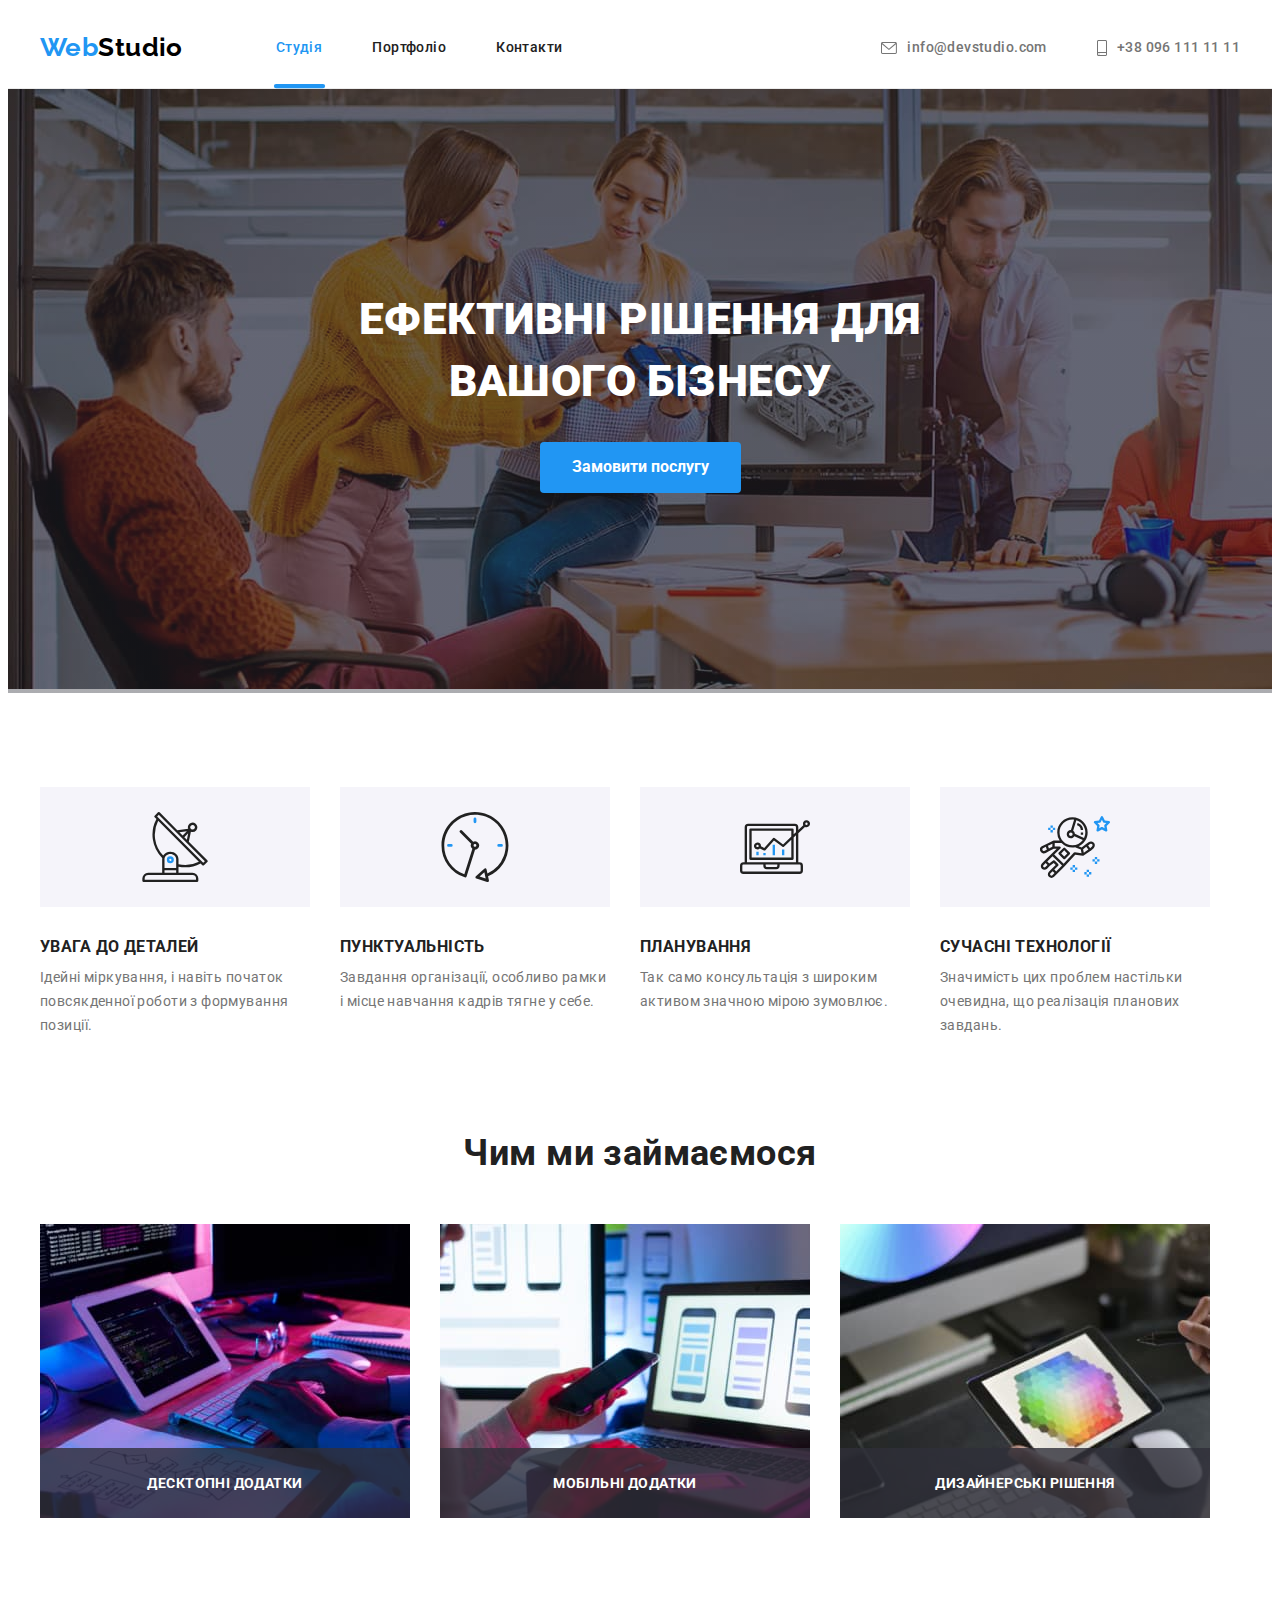
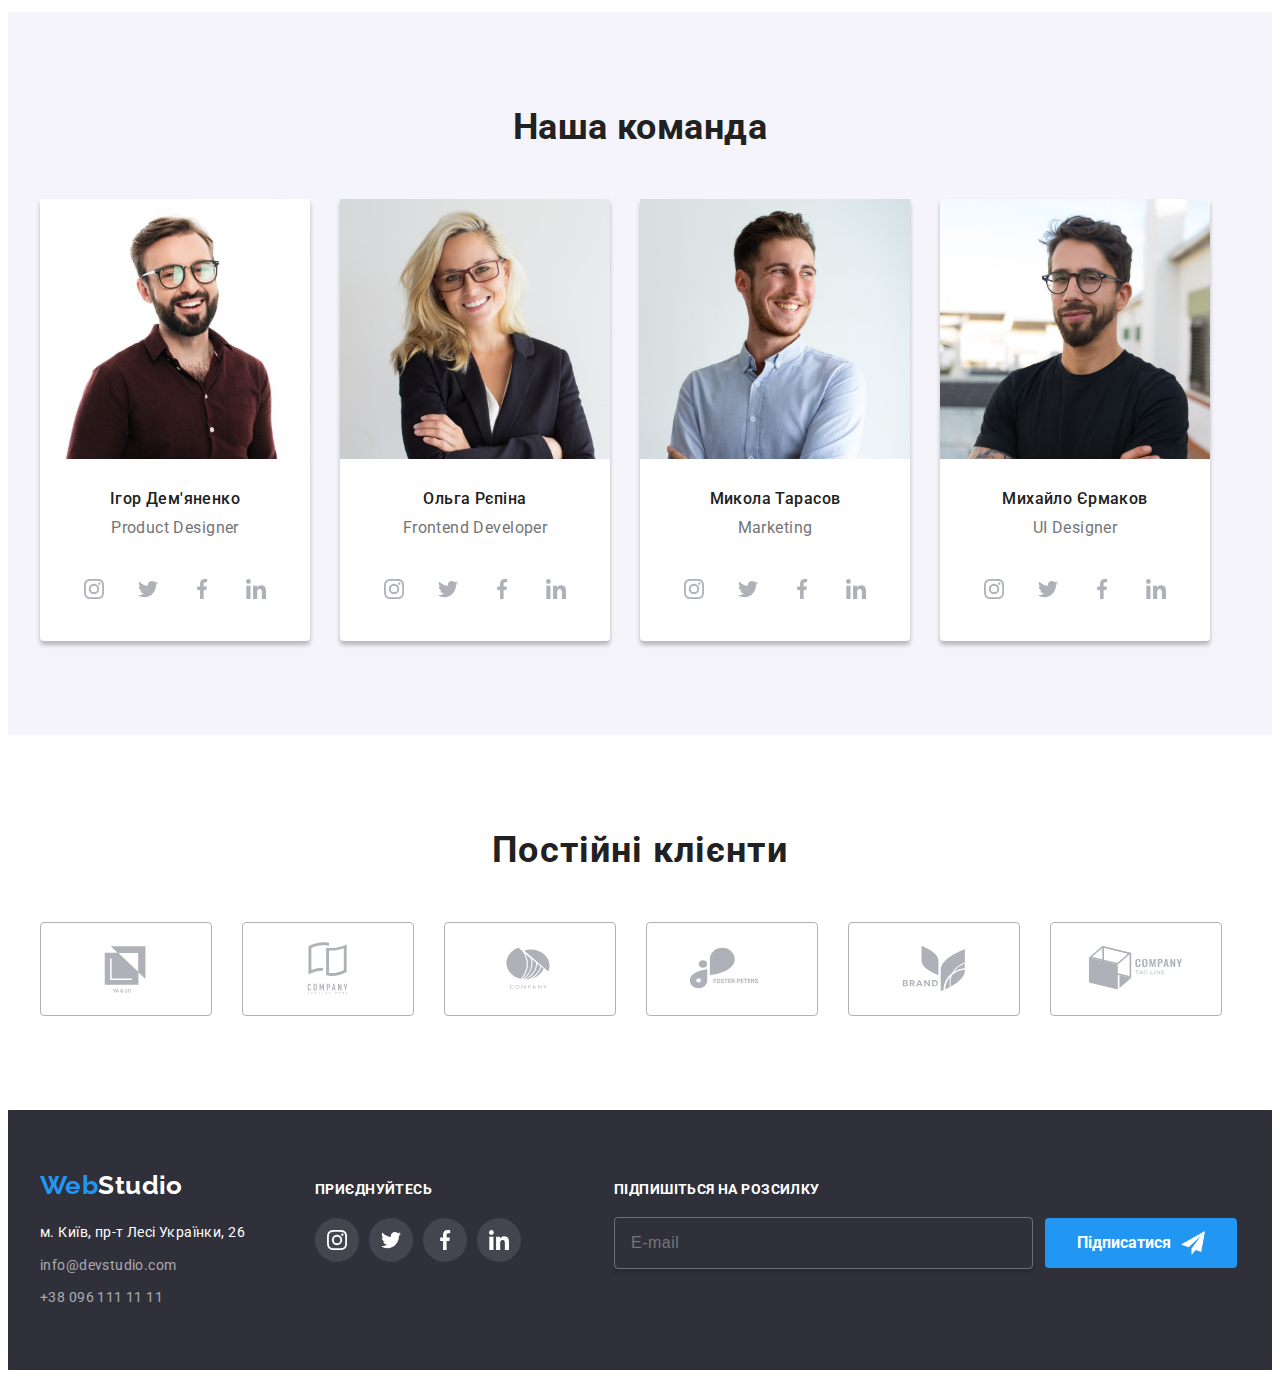
<file: index.html>
<!DOCTYPE html>
<html lang="uk">
  <head>
    <meta charset="UTF-8" />
    <meta http-equiv="X-UA-Compatible" content="IE=edge" />
    <meta name="viewport" content="width=device-width, initial-scale=1.0" />
    <title>Студія</title>
    <link rel="preconnect" href="https://fonts.googleapis.com" />
    <link rel="preconnect" href="https://fonts.gstatic.com" crossorigin />
    <link
      href="https://fonts.googleapis.com/css2?family=Raleway:wght@700&family=Roboto:wght@400;500;700;900&display=swap"
      rel="stylesheet"
    />
    <link
      rel="stylesheet"
      href="https://cdnjs.cloudflare.com/ajax/libs/modern-normalize/1.1.0/modern-normalize.min.css"
      integrity="sha512-wpPYUAdjBVSE4KJnH1VR1HeZfpl1ub8YT/NKx4PuQ5NmX2tKuGu6U/JRp5y+Y8XG2tV+wKQpNHVUX03MfMFn9Q=="
      crossorigin="anonymous"
      referrerpolicy="no-referrer"
    />
    <link rel="stylesheet" href="./css/style.css" />
  </head>
  <body>
    <!--Шапка сайту-->
    <header class="header">
      <div class="container header-list">
        <a href="./index.html" class="logo">
          Web<span class="header-logo-accent">Studio</span></a
        >
        <nav class="header-nav">
          <ul class="nav-list list">
            <li class="nav-item">
              <a href="#" class="nav-link current">Студія</a>
            </li>
            <li class="nav-item">
              <a href="./Portpholios.html" class="nav-link">Портфоліо</a>
            </li>
            <li class="nav-item"><a href="#" class="nav-link">Контакти</a></li>
          </ul>
        </nav>
        <ul class="contact-list list">
          <li class="contact-item">
            <a href="mailto:nfo@devstudio.com" class="mail-link">
              <svg class="mail-icon" width="16" height="12">
                <use href="./image/icon.svg#icon-mail"></use>
              </svg>
              info@devstudio.com
            </a>
          </li>
          <li class="contact-item">
            <a href="tel:+380961111111" class="phone-link">
              <svg class="phone-icon" width="10" height="16">
                <use href="./image/icon.svg#icon-smartphone"></use>
              </svg>
              +38 096 111 11 11
            </a>
          </li>
        </ul>
      </div>
    </header>
    <main>
      <!--Ефективні рішення-->
      <section class="hero">
        <div class="container">
          <h1 class="hero-title">Ефективні рішення для вашого бізнесу</h1>
          <button type="button" class="btn" data-modal-open>
            Замовити послугу
          </button>
        </div>
      </section>

      <!--Особливості-->
      <section class="features section">
        <div class="container">
          <h2 class="visually-hidden">Наші особливості</h2>
          <ul class="features-list list">
            <li class="feature-item">
              <div class="features-icon-box">
                <svg width="70" height="70">
                  <use href="./image/icon.svg#icon-antenna"></use>
                </svg>
              </div>
              <h3 class="features-list-title">УВАГА ДО ДЕТАЛЕЙ</h3>
              <p class="features-descr">
                Ідейні міркування, і навіть початок повсякденної роботи з
                формування позиції.
              </p>
            </li>
            <li class="feature-item">
              <div class="features-icon-box">
                <svg width="70" height="70">
                  <use href="./image/icon.svg#icon-clock"></use>
                </svg>
              </div>
              <h3 class="features-list-title">ПУНКТУАЛЬНІСТЬ</h3>
              <p class="features-descr">
                Завдання організації, особливо рамки і місце навчання кадрів
                тягне у себе.
              </p>
            </li>
            <li class="feature-item">
              <div class="features-icon-box">
                <svg width="70" height="70">
                  <use href="./image/icon.svg#icon-diagram"></use>
                </svg>
              </div>
              <h3 class="features-list-title">ПЛАНУВАННЯ</h3>
              <p class="features-descr">
                Так само консультація з широким активом значною мірою зумовлює.
              </p>
            </li>
            <li class="feature-item">
              <div class="features-icon-box">
                <svg width="70" height="70">
                  <use href="./image/icon.svg#icon-astronaut"></use>
                </svg>
              </div>
              <h3 class="features-list-title">СУЧАСНІ ТЕХНОЛОГІЇ</h3>
              <p class="features-descr">
                Значимість цих проблем настільки очевидна, що реалізація
                планових завдань.
              </p>
            </li>
          </ul>
        </div>
      </section>
      <!--Заняття-->
      <section class="we-do">
        <div class="container">
          <h2 class="we-do-title">Чим ми займаємося</h2>
          <ul class="we-do-list list">
            <li class="we-do-item">
              <div class="we-do-overlay">
                <img
                  class="we-do-img"
                  src="./image/img1.jpg"
                  alt="Людина друкує на клавіатурі"
                  width="370"
                />
                <p class="we-do-text">Десктопні додатки</p>
              </div>
            </li>
            <li class="we-do-item">
              <div class="we-do-overlay">
                <img
                  class="we-do-img"
                  src="./image/img2.jpg"
                  alt="Людина друкує на клавіатурі"
                  width="370"
                />
                <p class="we-do-text">Мобільні додатки</p>
              </div>
            </li>
            <li class="we-do-item">
              <div class="we-do-overlay">
                <img
                  class="we-do-img"
                  src="./image/img3.jpg"
                  alt="Людина друкує на клавіатурі"
                  width="370"
                />
                <p class="we-do-text">Дизайнерські рішення</p>
              </div>
            </li>
          </ul>
        </div>
      </section>
      <!--Команда-->
      <section class="team section">
        <div class="container">
          <h2 class="team-title">Наша команда</h2>
          <ul class="team-list list">
            <li class="team-item">
              <img
                class="team-img"
                src="./image/photo1.jpg"
                alt="Фото Ігоря Дем'яненко"
                width="270"
              />
              <h3 class="team-member">Ігор Дем'яненко</h3>
              <p class="job-title">Product Designer</p>
              <ul class="social-list list">
                <li class="social-item">
                  <a href="#" class="social-link">
                    <svg width="20" height="20" class="social-icon">
                      <use href="./image/icon.svg#icon-instagram"></use>
                    </svg>
                  </a>
                </li>
                <li class="social-item">
                  <a href="#" class="social-link">
                    <svg width="20" height="20" class="social-icon">
                      <use href="./image/icon.svg#icon-twitter"></use>
                    </svg>
                  </a>
                </li>
                <li class="social-item">
                  <a href="#" class="social-link">
                    <svg width="20" height="20" class="social-icon">
                      <use href="./image/icon.svg#icon-facebook"></use>
                    </svg>
                  </a>
                </li>
                <li class="social-item">
                  <a href="#" class="social-link">
                    <svg width="20" height="20" class="social-icon">
                      <use href="./image/icon.svg#icon-linkedin"></use>
                    </svg>
                  </a>
                </li>
              </ul>
            </li>
            <li class="team-item">
              <img
                class="team-img"
                src="./image/photo2.jpg"
                alt="Фото Ольги Рєпіної"
                width="270"
              />
              <h3 class="team-member">Ольга Рєпіна</h3>
              <p class="job-title">Frontend Developer</p>
              <ul class="social-list list">
                <li class="social-item">
                  <a href="#" class="social-link">
                    <svg width="20" height="20" class="social-icon">
                      <use href="./image/icon.svg#icon-instagram"></use>
                    </svg>
                  </a>
                </li>
                <li class="social-item">
                  <a href="#" class="social-link">
                    <svg width="20" height="20" class="social-icon">
                      <use href="./image/icon.svg#icon-twitter"></use>
                    </svg>
                  </a>
                </li>
                <li class="social-item">
                  <a href="#" class="social-link">
                    <svg width="20" height="20" class="social-icon">
                      <use href="./image/icon.svg#icon-facebook"></use>
                    </svg>
                  </a>
                </li>
                <li class="social-item">
                  <a href="#" class="social-link">
                    <svg width="20" height="20" class="social-icon">
                      <use href="./image/icon.svg#icon-linkedin"></use>
                    </svg>
                  </a>
                </li>
              </ul>
            </li>
            <li class="team-item">
              <img
                class="team-img"
                src="./image/photo3.jpg"
                alt="Фото Миколи Тарасова"
                width="270"
              />
              <h3 class="team-member">Микола Тарасов</h3>
              <p class="job-title">Marketing</p>
              <ul class="social-list list">
                <li class="social-item">
                  <a href="#" class="social-link">
                    <svg width="20" height="20" class="social-icon">
                      <use href="./image/icon.svg#icon-instagram"></use>
                    </svg>
                  </a>
                </li>
                <li class="social-item">
                  <a href="#" class="social-link">
                    <svg width="20" height="20" class="social-icon">
                      <use href="./image/icon.svg#icon-twitter"></use>
                    </svg>
                  </a>
                </li>
                <li class="social-item">
                  <a href="#" class="social-link">
                    <svg width="20" height="20" class="social-icon">
                      <use href="./image/icon.svg#icon-facebook"></use>
                    </svg>
                  </a>
                </li>
                <li class="social-item">
                  <a href="#" class="social-link">
                    <svg width="20" height="20" class="social-icon">
                      <use href="./image/icon.svg#icon-linkedin"></use>
                    </svg>
                  </a>
                </li>
              </ul>
            </li>
            <li class="team-item">
              <img
                class="team-img"
                src="./image/photo4.jpg"
                alt="Фото Михайла Єрмакова"
                width="270"
              />
              <h3 class="team-member">Михайло Єрмаков</h3>
              <p class="job-title">UI Designer</p>
              <ul class="social-list list">
                <li class="social-item">
                  <a href="#" class="social-link">
                    <svg width="20" height="20" class="social-icon">
                      <use href="./image/icon.svg#icon-instagram"></use>
                    </svg>
                  </a>
                </li>
                <li class="social-item">
                  <a href="#" class="social-link">
                    <svg width="20" height="20" class="social-icon">
                      <use href="./image/icon.svg#icon-twitter"></use>
                    </svg>
                  </a>
                </li>
                <li class="social-item">
                  <a href="#" class="social-link">
                    <svg width="20" height="20" class="social-icon">
                      <use href="./image/icon.svg#icon-facebook"></use>
                    </svg>
                  </a>
                </li>
                <li class="social-item">
                  <a href="#" class="social-link">
                    <svg width="20" height="20" class="social-icon">
                      <use href="./image/icon.svg#icon-linkedin"></use>
                    </svg>
                  </a>
                </li>
              </ul>
            </li>
          </ul>
        </div>
      </section>
      <section class="partners">
        <div class="container">
          <h2 class="partners-title">Постійні клієнти</h2>
          <ul class="partners-list list">
            <li class="partners-item">
              <a href="" class="partners-link">
                <svg class="partners-icon">
                  <use href="./image/icon.svg#icon-ya-co"></use>
                </svg>
              </a>
            </li>
            <li class="partners-item">
              <a href="" class="partners-link">
                <svg class="partners-icon">
                  <use href="./image/icon.svg#icon-tagline-here"></use>
                </svg>
              </a>
            </li>
            <li class="partners-item">
              <a href="" class="partners-link">
                <svg class="partners-icon">
                  <use href="./image/icon.svg#icon-company"></use>
                </svg>
              </a>
            </li>
            <li class="partners-item">
              <a href="" class="partners-link">
                <svg class="partners-icon">
                  <use href="./image/icon.svg#icon-foster"></use>
                </svg>
              </a>
            </li>
            <li class="partners-item">
              <a href="" class="partners-link">
                <svg class="partners-icon">
                  <use href="./image/icon.svg#icon-brand"></use>
                </svg>
              </a>
            </li>
            <li class="partners-item">
              <a href="" class="partners-link">
                <svg class="partners-icon">
                  <use href="./image/icon.svg#icon-tag-line"></use>
                </svg>
              </a>
            </li>
          </ul>
        </div>
      </section>
    </main>
    <!--Футер-->
    <footer class="footer">
      <div class="container footer-container">
        <div class="footer-contact">
          <a href="./index.html" class="footer-logo">
            Web<span class="footer-logo-accent">Studio</span></a
          >
          <address class="address">
            <ul class="address-list list">
              <li class="address-item">
                <a
                  href="https://goo.gl/maps/CPtrU1FHBa2aNyZL9"
                  target="_blank"
                  rel="noopener noreferrer"
                  class="address-link"
                  >м. Київ, пр-т Лесі Українки, 26
                </a>
              </li>
              <li class="address-item">
                <a href="mailto:info@devstudio.com" class="footer-mail"
                  >info@devstudio.com</a
                >
              </li>
              <li class="address-item">
                <a href="tel:+380961111111" class="footer-tel"
                  >+38 096 111 11 11</a
                >
              </li>
            </ul>
          </address>
        </div>
        <div class="footer-social">
          <p class="footer-social-title">приєднуйтесь</p>
          <ul class="social-list list">
            <li class="social-item">
              <a href="#" class="social-link footer-icon">
                <svg width="20" height="20" class="social-icon">
                  <use href="./image/icon.svg#icon-instagram"></use>
                </svg>
              </a>
            </li>
            <li class="social-item">
              <a href="#" class="social-link footer-icon">
                <svg width="20" height="20" class="social-icon">
                  <use href="./image/icon.svg#icon-twitter"></use>
                </svg>
              </a>
            </li>
            <li class="social-item">
              <a href="#" class="social-link footer-icon">
                <svg width="20" height="20" class="social-icon">
                  <use href="./image/icon.svg#icon-facebook"></use>
                </svg>
              </a>
            </li>
            <li class="social-item">
              <a href="#" class="social-link footer-icon">
                <svg width="20" height="20" class="social-icon">
                  <use href="./image/icon.svg#icon-linkedin"></use>
                </svg>
              </a>
            </li>
          </ul>
        </div>
        <div class="form-wrapper">
          <label for="footer-mail" class="form-header"
            >Підпишіться на розсилку</label
          >
          <form action="" class="footer-form">
            <input
              type="email"
              name="email"
              placeholder="E-mail"
              class="footer-input"
              id="footer-mail"
            />
            <button type="submit" class="btn footer-btn">
              Підписатися
              <svg width="24" height="24" class="send-icon">
                <use href="./image/icon.svg#icon-Send"></use>
              </svg>
            </button>
          </form>
        </div>
      </div>
    </footer>
    <!-- modal -->
    <div class="backdrop is-hidden" data-modal>
      <div class="modal">
        <h1 class="modal-title">Залиште свої дані, ми вам передзвонимо</h1>
        <form class="">
          <div class="form-wrap">
            <label for="name" class="form-label"> Ім'я </label>
            <div class="input-wrap">
              <input
                type="text"
                id="name"
                name="user-name"
                class="form-input"
                placeholder=" "
                required
              />
              <svg class="icon">
                <use href="./image/icon.svg#icon-person"></use>
              </svg>
            </div>
          </div>
          <div class="form-wrap">
            <label for="tel" class="form-label"> Телефон </label>
            <div class="input-wrap">
              <input
                type="tel"
                name="user-tel"
                id="tel"
                class="form-input"
                required
              />
              <svg class="icon">
                <use href="./image/icon.svg#icon-phone"></use>
              </svg>
            </div>
          </div>
          <div class="form-wrap">
            <label for="mail" class="form-label"> Пошта </label>
            <div class="input-wrap">
              <input
                type="email"
                name="user-email"
                id="mail"
                class="form-input"
                required
              />
              <svg class="icon">
                <use href="./image/icon.svg#icon-email"></use>
              </svg>
            </div>
          </div>
          <div class="form-wrap">
            <label for="comment" name="comment" class="form-label">
              Коментар</label
            >
            <textarea
              name="user-comment"
              id="comment"
              cols="30"
              rows="10"
              class="coment-box"
              placeholder="Введіть текст"
              required
            ></textarea>
          </div>
          <div class="checkbox-wrap">
            <input
              type="checkbox"
              name="polisy"
              id="checkbox"
              class="modal-check visually-hidden"
            />
            <label for="checkbox" class="checkbox-text">
              <span>
                <svg class="icon-check" width="16" height="15">
                  <use href="./image/icon.svg#icon-check"></use>
                </svg>
              </span>
              Погоджуюся з розсилкою та приймаю
              <a href="#" class="checkbox-link"> Умови договору</a>
            </label>
          </div>
          <button type="submit" class="btn send-btn">Відправити</button>
        </form>
        <button type="button" class="modal-btn" data-modal-close>
          <svg width="11" height="11" class="close-btn">
            <use href="./image/icon.svg#icon-Close"></use>
          </svg>
        </button>
      </div>
    </div>
    <script src="./js/modal.js"></script>
  </body>
</html>
</file>
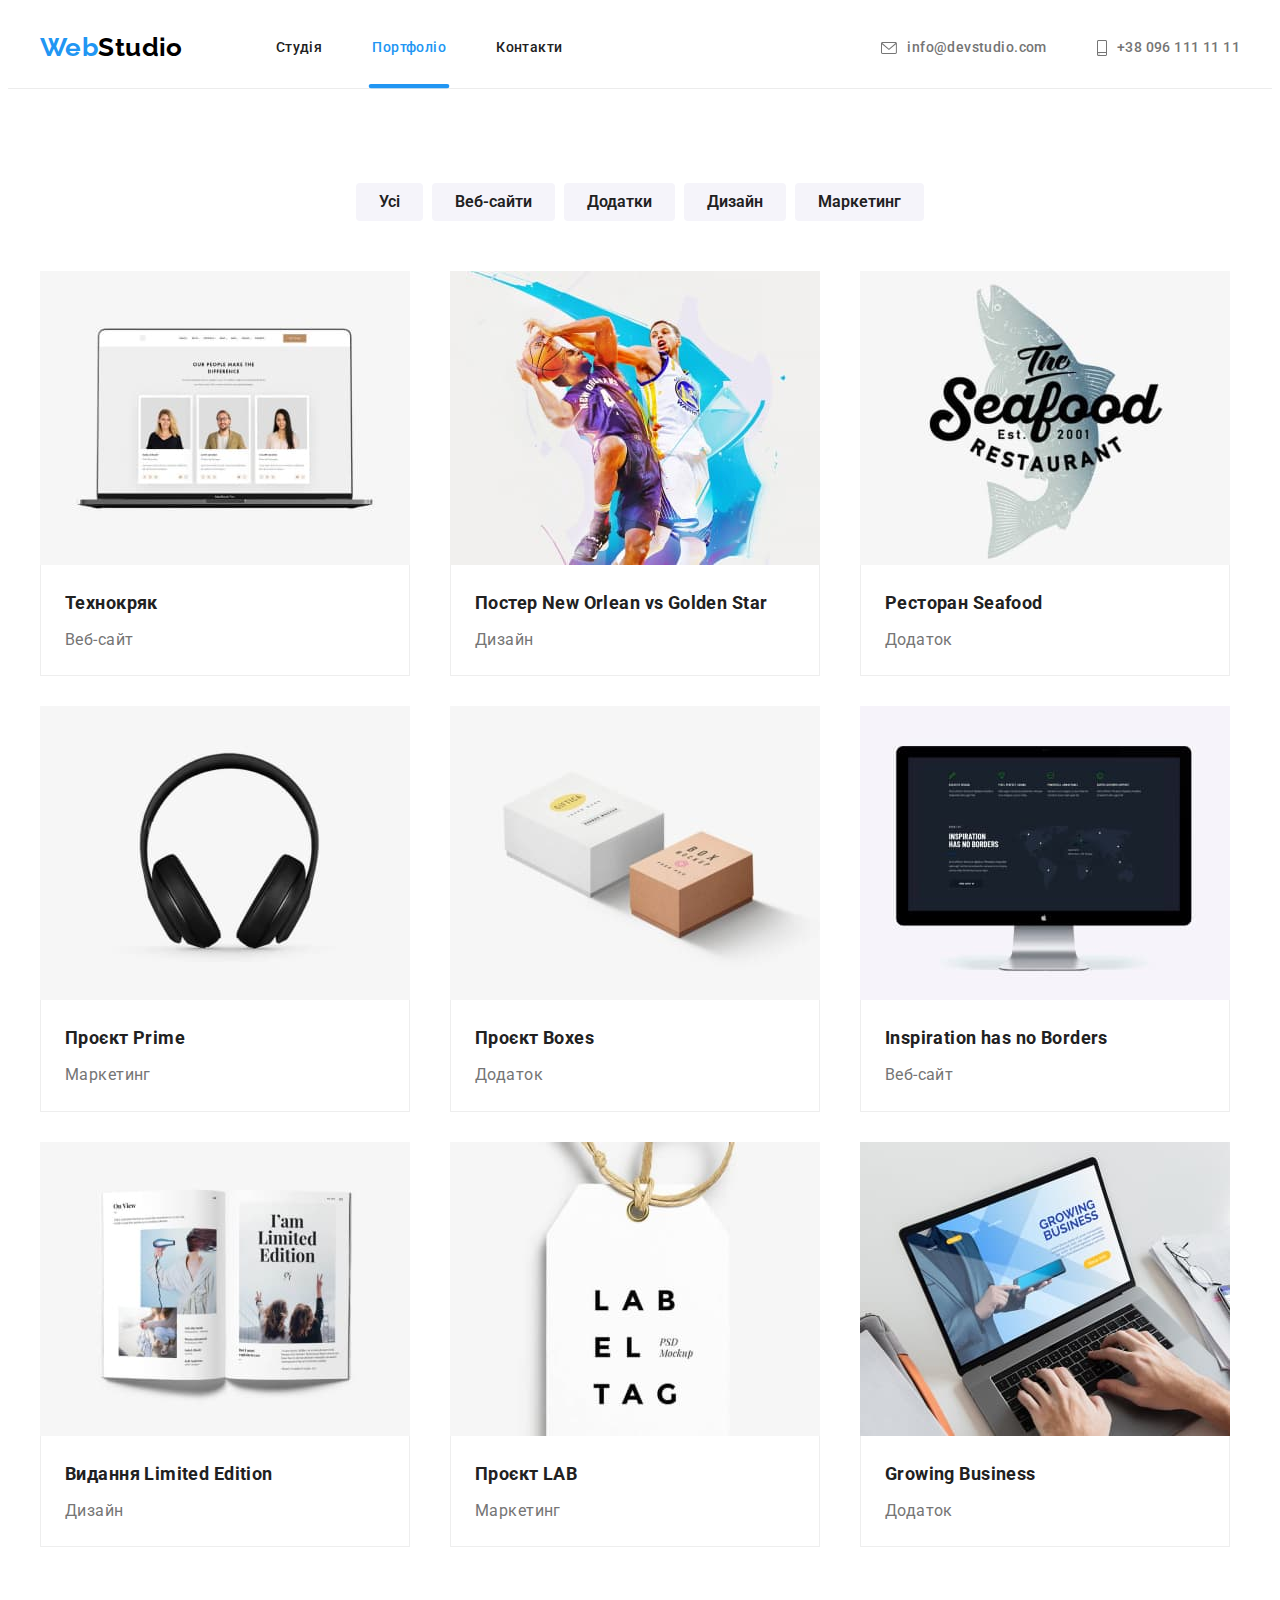
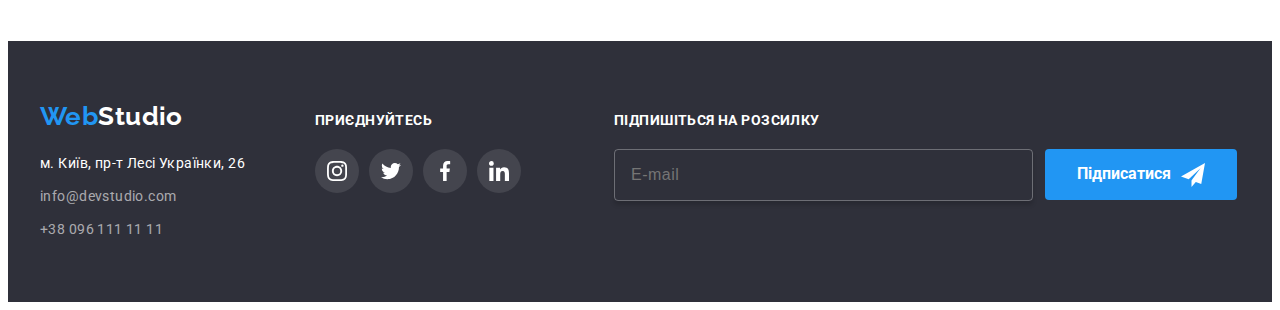
<file: Portpholios.html>
<!DOCTYPE html>
<html lang="uk">
  <head>
    <meta charset="UTF-8" />
    <meta http-equiv="X-UA-Compatible" content="IE=edge" />
    <meta name="viewport" content="width=device-width, initial-scale=1.0" />
    <title>Студія</title>
    <link rel="preconnect" href="https://fonts.googleapis.com" />
    <link rel="preconnect" href="https://fonts.gstatic.com" crossorigin />
    <link
      href="https://fonts.googleapis.com/css2?family=Raleway:wght@700&family=Roboto:wght@400;500;700;900&display=swap"
      rel="stylesheet"
    />
    <link
      rel="stylesheet"
      href="https://cdnjs.cloudflare.com/ajax/libs/modern-normalize/1.1.0/modern-normalize.min.css"
      integrity="sha512-wpPYUAdjBVSE4KJnH1VR1HeZfpl1ub8YT/NKx4PuQ5NmX2tKuGu6U/JRp5y+Y8XG2tV+wKQpNHVUX03MfMFn9Q=="
      crossorigin="anonymous"
      referrerpolicy="no-referrer"
    />
    <link rel="stylesheet" href="./css/style.css" />
  </head>
  <body>
    <!--Шапка сайту-->
    <header class="header">
      <div class="container header-list">
        <a href="./index.html" class="logo">
          Web<span class="header-logo-accent">Studio</span></a
        >
        <nav class="header-nav">
          <ul class="nav-list list">
            <li class="nav-item">
              <a href="./index.html" class="nav-link">Студія</a>
            </li>
            <li class="nav-item">
              <a href="./Portpholios.html" class="nav-link current"
                >Портфоліо</a
              >
            </li>
            <li class="nav-item"><a href="#" class="nav-link">Контакти</a></li>
          </ul>
        </nav>
        <ul class="contact-list list">
          <li class="contact-item">
            <a href="mailto:nfo@devstudio.com" class="mail-link">
              <svg class="mail-icon" width="16" height="12">
                <use href="./image/icon.svg#icon-mail"></use>
              </svg>
              info@devstudio.com
            </a>
          </li>
          <li class="contact-item">
            <a href="tel:+380961111111" class="phone-link">
              <svg class="phone-icon" width="10" height="16">
                <use href="./image/icon.svg#icon-smartphone"></use>
              </svg>
              +38 096 111 11 11
            </a>
          </li>
        </ul>
      </div>
    </header>
    <!-- our works -->
    <main>
      <section class="section">
        <div class="container">
          <h1 class="visually-hidden">Our works</h1>
          <ul class="portfolio-btn-list list">
            <li class="portfolio-btn-item">
              <button type="button" class="portfolio-btn">Усі</button>
            </li>
            <li class="portfolio-btn-item">
              <button type="button" class="portfolio-btn">Веб-сайти</button>
            </li>
            <li class="portfolio-btn-item">
              <button type="button" class="portfolio-btn">Додатки</button>
            </li>
            <li class="portfolio-btn-item">
              <button type="button" class="portfolio-btn">Дизайн</button>
            </li>
            <li class="portfolio-btn-item">
              <button type="button" class="portfolio-btn">Маркетинг</button>
            </li>
          </ul>
          <ul class="portfolio-list list">
            <li class="portfolio-item">
              <a class="portfolio-link" href="#" target="_blank">
                <div class="portfolio-thumb">
                  <img
                    class="portfolio-img"
                    src="./image/portfolios1.jpg"
                    alt="Комп'ютер"
                    width="370"
                  />
                  <div class="portfolio-overlay">
                    <p class="portfolio-overlay-text">
                      Ресурс пропонує комплексні пропозиції з різним рівнем
                      функціоналу та сервісів. Все це дозволить відвідувачу
                      отримати вичерпні відомості про компанію чи приватну
                      особу.
                    </p>
                  </div>
                </div>

                <div class="portfolio-descr">
                  <h2 class="works-title">Технокряк</h2>
                  <p class="works-descr">Веб-сайт</p>
                </div>
              </a>
            </li>
            <li class="portfolio-item">
              <a class="portfolio-link" href="#" target="_blank">
                <div class="portfolio-thumb">
                  <img
                    class="portfolio-img"
                    src="./image/portfolios2.jpg"
                    alt="Постер з баскетболістами"
                    width="370"
                  />
                  <div class="portfolio-overlay">
                    <p class="portfolio-overlay-text">
                      Ресурс пропонує комплексні пропозиції з різним рівнем
                      функціоналу та сервісів. Все це дозволить відвідувачу
                      отримати вичерпні відомості про компанію чи приватну
                      особу.
                    </p>
                  </div>
                </div>
                <div class="portfolio-descr">
                  <h2 class="works-title">Постер New Orlean vs Golden Star</h2>
                  <p class="works-descr">Дизайн</p>
                </div>
              </a>
            </li>
            <li class="portfolio-item">
              <a class="portfolio-link" href="#" target="_blank">
                <div class="portfolio-thumb">
                  <img
                    class="portfolio-img"
                    src="./image/portfolios3.jpg"
                    alt="Логотип ресторану"
                    width="370"
                  />
                  <div class="portfolio-overlay">
                    <p class="portfolio-overlay-text">
                      Ресурс пропонує комплексні пропозиції з різним рівнем
                      функціоналу та сервісів. Все це дозволить відвідувачу
                      отримати вичерпні відомості про компанію чи приватну
                      особу.
                    </p>
                  </div>
                </div>
                <div class="portfolio-descr">
                  <h2 class="works-title">Ресторан Seafood</h2>
                  <p class="works-descr">Додаток</p>
                </div>
              </a>
            </li>
            <li class="portfolio-item">
              <a class="portfolio-link" href="#" target="_blank">
                <div class="portfolio-thumb">
                  <img
                    class="portfolio-img"
                    src="./image/portfolios4.jpg"
                    alt="Наушники"
                    width="370"
                  />
                  <div class="portfolio-overlay">
                    <p class="portfolio-overlay-text">
                      Ресурс пропонує комплексні пропозиції з різним рівнем
                      функціоналу та сервісів. Все це дозволить відвідувачу
                      отримати вичерпні відомості про компанію чи приватну
                      особу.
                    </p>
                  </div>
                </div>
                <div class="portfolio-descr">
                  <h2 class="works-title">Проєкт Prime</h2>
                  <p class="works-descr">Маркетинг</p>
                </div>
              </a>
            </li>
            <li class="portfolio-item">
              <a class="portfolio-link" href="#" target="_blank">
                <div class="portfolio-thumb">
                  <img
                    class="portfolio-img"
                    src="./image/portfolios5.jpg"
                    alt="Коробки"
                    width="370"
                  />
                  <div class="portfolio-overlay">
                    <p class="portfolio-overlay-text">
                      Ресурс пропонує комплексні пропозиції з різним рівнем
                      функціоналу та сервісів. Все це дозволить відвідувачу
                      отримати вичерпні відомості про компанію чи приватну
                      особу.
                    </p>
                  </div>
                </div>
                <div class="portfolio-descr">
                  <h2 class="works-title">Проєкт Boxes</h2>
                  <p class="works-descr">Додаток</p>
                </div>
              </a>
            </li>
            <li class="portfolio-item">
              <a class="portfolio-link" href="#" target="_blank">
                <div class="portfolio-thumb">
                  <img
                    class="portfolio-img"
                    src="./image/portfolios6.jpg"
                    alt="Монитор"
                    width="370"
                  />
                  <div class="portfolio-overlay">
                    <p class="portfolio-overlay-text">
                      Ресурс пропонує комплексні пропозиції з різним рівнем
                      функціоналу та сервісів. Все це дозволить відвідувачу
                      отримати вичерпні відомості про компанію чи приватну
                      особу.
                    </p>
                  </div>
                </div>
                <div class="portfolio-descr">
                  <h2 class="works-title" lang="en">
                    Inspiration has no Borders
                  </h2>
                  <p class="works-descr">Веб-сайт</p>
                </div>
              </a>
            </li>
            <li class="portfolio-item">
              <a class="portfolio-link" href="#" target="_blank">
                <div class="portfolio-thumb">
                  <img
                    class="portfolio-img"
                    src="./image/portfolios7.jpg"
                    alt="Книга"
                    width="370"
                  />
                  <div class="portfolio-overlay">
                    <p class="portfolio-overlay-text">
                      Ресурс пропонує комплексні пропозиції з різним рівнем
                      функціоналу та сервісів. Все це дозволить відвідувачу
                      отримати вичерпні відомості про компанію чи приватну
                      особу.
                    </p>
                  </div>
                </div>
                <div class="portfolio-descr">
                  <h2 class="works-title">Видання Limited Edition</h2>
                  <p class="works-descr">Дизайн</p>
                </div>
              </a>
            </li>
            <li class="portfolio-item">
              <a class="portfolio-link" href="#" target="_blank">
                <div class="portfolio-thumb">
                  <img
                    class="portfolio-img"
                    src="./image/portfolios8.jpg"
                    alt="Бірка"
                    width="370"
                  />
                  <div class="portfolio-overlay">
                    <p class="portfolio-overlay-text">
                      Ресурс пропонує комплексні пропозиції з різним рівнем
                      функціоналу та сервісів. Все це дозволить відвідувачу
                      отримати вичерпні відомості про компанію чи приватну
                      особу.
                    </p>
                  </div>
                </div>
                <div class="portfolio-descr">
                  <h2 class="works-title">Проєкт LAB</h2>
                  <p class="works-descr">Маркетинг</p>
                </div>
              </a>
            </li>
            <li class="portfolio-item">
              <a class="portfolio-link" href="#" target="_blank">
                <div class="portfolio-thumb">
                  <img
                    class="portfolio-img"
                    src="./image/portfolios9.jpg"
                    alt="Ноутбук"
                    width="370"
                  />
                  <div class="portfolio-overlay">
                    <p class="portfolio-overlay-text">
                      Ресурс пропонує комплексні пропозиції з різним рівнем
                      функціоналу та сервісів. Все це дозволить відвідувачу
                      отримати вичерпні відомості про компанію чи приватну
                      особу.
                    </p>
                  </div>
                </div>
                <div class="portfolio-descr">
                  <h2 class="works-title" lang="en">Growing Business</h2>
                  <p class="works-descr">Додаток</p>
                </div>
              </a>
            </li>
          </ul>
        </div>
      </section>
    </main>
    <!-- footer -->
    <footer class="footer">
      <div class="container footer-container">
        <div class="footer-contact">
          <a href="./index.html" class="footer-logo">
            Web<span class="footer-logo-accent">Studio</span></a
          >
          <address class="address">
            <ul class="address-list list">
              <li class="address-item">
                <a
                  href="https://goo.gl/maps/CPtrU1FHBa2aNyZL9"
                  target="_blank"
                  rel="noopener noreferrer"
                  class="address-link"
                  >м. Київ, пр-т Лесі Українки, 26
                </a>
              </li>
              <li class="address-item">
                <a href="mailto:info@devstudio.com" class="footer-mail"
                  >info@devstudio.com</a
                >
              </li>
              <li class="address-item">
                <a href="tel:+380961111111" class="footer-tel"
                  >+38 096 111 11 11</a
                >
              </li>
            </ul>
          </address>
        </div>
        <div class="footer-social">
          <p class="footer-social-title">приєднуйтесь</p>
          <ul class="social-list list">
            <li class="social-item">
              <a href="#" class="social-link footer-icon">
                <svg width="20" height="20" class="social-icon">
                  <use href="./image/icon.svg#icon-instagram"></use>
                </svg>
              </a>
            </li>
            <li class="social-item">
              <a href="#" class="social-link footer-icon">
                <svg width="20" height="20" class="social-icon">
                  <use href="./image/icon.svg#icon-twitter"></use>
                </svg>
              </a>
            </li>
            <li class="social-item">
              <a href="#" class="social-link footer-icon">
                <svg width="20" height="20" class="social-icon">
                  <use href="./image/icon.svg#icon-facebook"></use>
                </svg>
              </a>
            </li>
            <li class="social-item">
              <a href="#" class="social-link footer-icon">
                <svg width="20" height="20" class="social-icon">
                  <use href="./image/icon.svg#icon-linkedin"></use>
                </svg>
              </a>
            </li>
          </ul>
        </div>
        <div class="form-wrapper">
          <h2 class="form-header">Підпишіться на розсилку</h2>
          <form action="" class="footer-form">
            <input type="email" placeholder="E-mail" class="footer-input" />
            <button type="submit" class="btn footer-btn">
              Підписатися
              <svg width="24" height="24" class="send-icon">
                <use href="./image/icon.svg#icon-Send"></use>
              </svg>
            </button>
          </form>
        </div>
      </div>
    </footer>
  </body>
</html>
</file>
<file: css/style.css>
:root {
    --title-color: #212121;
    --main-text-color: #757575;
    --accent-color: #2196F3;
    --background-color: #2F303A;
    --black-color: #000000;
    --white-color: #ffffff;
    --btn-hover-color: #188CE8;
    --footer-contact-color: rgba(255, 255, 255, 0.6);
    --background-btn-portpholio: #F5F4FA;
    --border-bottom-color: #ECECEC;
    --team-background-color: #F5F4FA;
    --portfolio-card-border-color: #EEEEEE;
    --hero-bg-gradient:rgba(47, 48, 58, 0.4);
    --social-link-icon-color:#AFB1B8;
    --icon-bg-color:rgba(255, 255, 255, 0.1);
    --transition-time:  250ms;
    --transition-cubic: cubic-bezier(0.4, 0, 0.2, 1)
}


body {
    font-family: 'Roboto', sans-serif;
    font-size: 14px;
    line-height: 1.2;
    letter-spacing: 0.03em;
    color: var(--main-text-color);
} 

h1,h2,h3,h4,h5,h6,p {
    margin: 0;
    padding: 0;
}

.section {
    padding-top: 94px;
    padding-bottom: 94px;
}

.container {
    width: 1200px;
    margin-left: auto;
    margin-right: auto;
    padding-left: 15px;
    padding-right: 15px;
}

.list {
    list-style: none;
    margin: 0;
    padding: 0;
}


/* header section */

.header {
    padding-top: 24px;
    padding-bottom: 25px;
    border-bottom: 1px solid var(--border-bottom-color);
}

.header-list {
    display: flex;
    align-items: center;
}


.logo {
    font-family: 'Raleway', sans-serif;
    font-size: 26px;
    font-weight: 700;
    color: var(--accent-color);
    text-decoration: none;
}

.header-logo-accent {
    color: var(--black-color);
}

.nav-list {
    display: flex;
    margin-left: 93px;
    gap: 50px;
}


.nav-link {
    position: relative;

    font-weight: 500;
    color: var(--title-color);
    text-decoration: none;
    transition: color var(--transition-time) var(--transition-cubic);
}

.current {
    padding-bottom: 32px;
    color: var(--accent-color);
}

.current::after {
    content: "";
    position: absolute;
    bottom: 0;
    transform: translateY(1px);
    scale: 1.09;
    display: block;
    width: 100%;
    height: 4px;
    padding: 0;
    background: var(--accent-color);
    border-radius: 2px;
}

.nav-link:hover,
.nav-link:focus {
    color: var(--accent-color);
}

.contact-list {
    display: flex;
    align-items: center;
    margin-left: auto;
}

.contact-item {
    margin-right: 50px;
}

.contact-item:last-child {
    margin-right: 0;
}

.mail-icon {
    margin-right: 10px;
    fill: currentColor;
}

.mail-link {
    display: flex;
    align-items: center;
    font-weight: 500;
    color: var(--main-text-color);
    text-decoration: none;
    transition: color var(--transition-time) var(--transition-cubic);
}

.mail-link:hover,
.mail-link:focus {
    color: var(--accent-color);
}

.phone-link {
    display: flex;
    align-items: center;
    font-weight: 500;
    color: var(--main-text-color);
    text-decoration: none;
    transition: color var(--transition-time) var(--transition-cubic);
}

.phone-icon {
    margin-right: 10px;
    fill: currentColor;
}

.phone-link:hover,
.phone-link:focus {
    color: var(--accent-color);
}

/* Hero section */

.hero {
    margin: 0 auto;
    background-image:linear-gradient(var(--hero-bg-gradient), var(--hero-bg-gradient)), url(../image/hero-bgr.jpg);
    max-width: 1600px;
    background-repeat: no-repeat;
    text-align: center;
    padding-top: 200px;
    padding-bottom: 200px;
}


.hero-title {
    width: 696px;
    margin: 0 auto 30px auto;
    
    font-size: 44px;
    font-weight: 900;
    line-height: 1.4;
    color: var(--white-color);
    text-transform: uppercase;
}

.btn {
    font-family: inherit;
    font-size: 16px;
    font-weight: 700;
    line-height: 1.9;
    color: var(--white-color);
    background-color: var(--accent-color);
    padding: 10px 32px;
    border-radius: 4px;
    border: none;
    cursor: pointer;
    transition: background-color var(--transition-time) var(--transition-cubic) ;
}

.btn:hover,
.btn:focus {
    background-color: var(--btn-hover-color);
}

 
/* features */

.visually-hidden {
    position: absolute;
    white-space: nowrap;
    width: 1px;
    height: 1px;
    overflow: hidden;
    border: 0;
    padding: 0;
    clip: rect(0 0 0 0);
    clip-path: inset(50%);
    margin: -1px;
}

.features-list {
    display: flex;
    flex-wrap: wrap;
    gap: 30px;
}

.features-icon-box {
    display: flex;
    justify-content: center;
    align-items: center;
    margin-bottom: 30px;

    width: 270px;
    height: 120px;
    background-color: var(--background-btn-portpholio);
}

.feature-item {
    width: 270px;
}


.we-do-list {
    list-style: none;
}

.features-list-title {
    margin-bottom: 10px;

    font-weight: 700;
    color: var(--title-color);
}

.features-descr {
    line-height: 1.7;
}

/* we do */

.we-do {
    padding-bottom: 94px;
}

.we-do-title {
    margin-bottom: 50px;

    font-size: 36px;
    font-weight: 700;
    line-height: 1.17;
    color: var(--title-color);
    text-align: center;
}

.we-do-list {
    display: flex;
    gap: 30px;
}

.we-do-item {
    width: calc((100%-60px)/2);
}

.we-do-overlay {
    position: relative;
}

.we-do-img {
    display: block;
}

.we-do-text {
    /* padding: 27px 107px; */
    display: flex;
    align-items: center;
    justify-content: center;

    position: absolute;

    font-weight: 700;
    text-transform: uppercase;
    color: var(--white-color);
    background-color: rgba(47, 48, 58, 0.8);
    width: 100%;
    height: 70px;
    bottom: 0;
    text-align: center;
    
}




/* team section */

.team {
    background-color: var(--team-background-color);
}

.team-title {
    margin-bottom: 50px;

    font-size: 36px;
    font-weight: 700;
    color: var(--title-color);
    text-align: center;
}

.team-list {
    display: flex;
    gap: 30px;
}

.team-item {
    width: calc((100%-120px) / 4);
    text-align: center;
    /* border-bottom: 1px solid #000; */

    border-bottom-left-radius: 4px;
    border-bottom-right-radius: 4px;
    box-shadow: 0 4px 4px 0 rgba(0, 0, 0, 0.25);
    background-color: var(--white-color);
}


.team-img {
    display: block;
    margin-bottom: 30px;
}

.team-member {
    margin-bottom: 10px;

    font-size: 16px;
    font-weight: 500;
    color: var(--title-color);
}

.job-title {
    margin-bottom: 30px;
    font-size: 16px;
}

.social-list {
    margin-bottom: 30px;
    display: flex;
    justify-content: center;
    gap: 10px;
}

.social-link {
    display: flex;
    justify-content: center;
    align-items: center;

    width: 44px;
    height: 44px;
    border-radius: 50%;
    color: var(--social-link-icon-color);
    background-color: var(--icon-bg-color);

    transition: color var(--transition-time) var(--transition-cubic),
        background-color var(--transition-time) var(--transition-cubic);
}

.social-icon {
    fill: currentColor;
}

.social-link:hover,
.social-link:focus {
    background-color: var(--accent-color);
    color: var(--white-color);
}


/* ----------partners-------------- */


.partners {
    padding-top: 94px;
    padding-bottom: 94px;
    text-align: center;
}

.partners-title {
    margin-bottom: 50px;

    font-weight: 700;
    font-size: 36px;
    line-height: 1.17;
    letter-spacing: 0.03em;
    color: var(--title-color);
}

.partners-list {
    display: flex;
    flex-wrap: wrap;
    gap: 30px;
}

.partners-link {
    display: flex;
    justify-content: center;
    align-items: center;
    width: 170px;
    height: 92px;
    border: 1px solid var(--social-link-icon-color);
    border-radius: 4px;
    color: var(--social-link-icon-color);
    transition: border-color var(--transition-time) var(--transition-cubic);
}

.partners-icon {
    width: 106px;
    height: 60px;
    fill: currentColor;
    transition: all var(--transition-time) var(--transition-cubic);
}

.partners-link:hover,
.partners-link:focus {
    border-color: var(--accent-color);
    fill: var(--accent-color);
    
}

.partners-link:hover .partners-icon,
.partners-link:focus.partners-icon {
    fill: var(--accent-color);
}


/* footer */

.footer {
    padding-top: 60px;
    padding-bottom: 60px;
    background: var(--background-color);
}

.footer-container {
    display: flex;
    align-items: baseline;
}

.footer-contact {
    margin-right: 70px;
}

.footer-logo {
    display: block;
    margin-bottom: 20px;

    font-family: 'Raleway', sans-serif;
    font-size: 26px;
    font-weight: 700;
    color: var(--accent-color);
    text-decoration: none;
}

.footer-logo-accent {
    color: var(--white-color);
}

.address {
    font-style: normal;
}

.address-item {
    margin-bottom: 9px;
}

.address-item:last-child {
    margin-bottom: 0;
}


.address-link {
    line-height: 1.7;
    color: var(--white-color);
    text-decoration: none;
    transition: color var(--transition-time) var(--transition-cubic);
}

.address-link:hover,
.address-link:focus {
    color: var(--accent-color);   
}

.footer-mail {
    line-height: 1.7;
    color: var(--footer-contact-color);
    text-decoration: none;
    transition: color var(--transition-time) var(--transition-cubic);
}

.footer-mail:hover,
.footer-mail:focus {
    color: var(--accent-color);
}

.footer-tel {
    line-height: 1.7;
    color: var(--footer-contact-color);
    text-decoration: none;
    transition: color var(--transition-time) var(--transition-cubic);
}

.footer-tel:hover,
.footer-tel:focus {
    color: var(--accent-color);
}

.footer-social {
    margin-right: 93px;
}

.footer-social-title {
    margin-bottom: 20px;

    font-weight: 700;
    line-height: 1.14;
    letter-spacing: 0.03em;
    text-transform: uppercase;
    color: var(--white-color);

}


.footer-icon {
    color: var(--white-color);
}


/* ----------footer-form--------- */

.form-wrapper {}

.form-header {
    display: block;
    margin-bottom: 20px;

    font-weight: 700;
    font-size: 14px;
    line-height: 1.12;
    letter-spacing: 0.03em;
    text-transform: uppercase;
    color: var(--white-color);
}

.footer-form {
    display: flex;
    align-items: center;
    gap: 12px;
}

.footer-input {
    padding: 15px 16px;
    width: 385px;

    font-size: 16px;
    line-height: 20px;
    letter-spacing: 0.03em;  
    color: rgba(255, 255, 255, 0.6);
    background-color: transparent;
    border: 1px solid rgba(255, 255, 255, 0.3);
    border-radius: 4px;
    box-shadow: 0px 4px 4px 0px rgba(0, 0, 0, 0.15);
    outline: transparent;

    transition: outline var(--transition-time) var(--transition-cubic) ;
}

.footer-input:focus {
    outline: 1px solid var(--accent-color);
}

.footer-btn {
    display: flex;
    align-items: center;
    gap: 10px;
}

.send-icon {
    fill: currentColor;
}


/* Портфолио */

.portfolio-btn-list {
    display: flex;
    justify-content: center;
    margin-bottom: 50px;
    gap: 9px;
}


.portfolio-btn {
    font-family: inherit;
    font-size: 16px;
    font-weight: 600;
    line-height: 1.6;
    color: var(--title-color);
    border-radius: 4px;
    background-color: var(--background-btn-portpholio);
    border: none;
    padding: 6px 23px;
    cursor: pointer;

    transition: color var(--transition-time) var(--transition-cubic),
    background-color var(--transition-time) var(--transition-cubic),
    box-shadow var(--transition-time) var(--transition-cubic);
}

.portfolio-btn:hover,
.portfolio-btn:focus {
    background-color: var(--accent-color);
    color: var(--white-color);
    box-shadow: 0px 3px 1px rgba(0, 0, 0, 0.1),
        0px 1px 2px rgba(0, 0, 0, 0.08),
        0px 2px 2px rgba(0, 0, 0, 0.12);;
}

.portfolio-list {
    display: flex;
    flex-wrap: wrap;
    gap: 30px;
}

.portfolio-item {
    width: calc((100% - 60px) / 3);
}


.portfolio-link {
    display: inline-block;
    text-decoration: none;
    color: inherit;
    transition: box-shadow var(--transition-time) var(--transition-cubic);
}

 

.portfolio-link:hover,
.portfolio-link:focus {
    box-shadow: 0px 1px 1px rgba(0, 0, 0, 0.12), 0px 4px 4px rgba(0, 0, 0, 0.06), 1px 4px 6px rgba(0, 0, 0, 0.16);
}

.portfolio-thumb {
    position: relative;
    overflow: hidden;
}

.works-title {
    margin-bottom: 4px;

    font-size: 18px;
    font-weight: 700;
    line-height: 2;
    color: var(--title-color);
}

.works-descr {
    font-size: 16px;
    line-height: 1.9;
}

.portfolio-img {
    display: block;
    overflow: hidden;
}

.portfolio-overlay {
    position: absolute;
    display: flex;
    align-items: center;
    
    width: 100%;
    height: 100%;
    top: 0;
    left: 0;
    transform: translateY(100%);
    padding: 63px 24px;
    background-color: rgba(33, 150, 243, 0.9);

    transition: transform var(--transition-time) var(--transition-cubic);
}

.portfolio-overlay-text {
    font-size: 18px;
    color: var(--white-color );
}

.portfolio-link:hover .portfolio-overlay {
    transform: translateY(0%);
    opacity: 1;
}

.portfolio-descr {
    padding: 20px 24px;
    border-bottom: 1px solid var(--portfolio-card-border-color);
    border-left: 1px solid var(--portfolio-card-border-color);
    border-right: 1px solid var(--portfolio-card-border-color);
}



/* -------modal-------- */

.backdrop {
    position: fixed;
    top: 0;
    left: 0;
    width: 100%;
    height: 100%;
    background-color: rgba(0, 0, 0, 0.2);
    transition: opacity var(--transition-time) var(--transition-cubic);
}

.backdrop.is-hidden {
    opacity: 0;
    pointer-events: none;
}

.modal {
    padding-top: 40px;
    padding-bottom: 40px;

    position: absolute;
    top: 50%;
    left: 50%;
    transform: translate(-50%, -50%);


    width: 528px;
    background-color: #fff;
    border-radius: 4px;
}

.modal-btn {
    position: absolute;
    top: 8px;
    right: 8px;

    display: flex;
    justify-content: center;
    align-items: center;
    width: 30px;
    height: 30px;
    border-radius: 50%;
    border: 1px solid rgba(0, 0, 0, 0.1);
    color: var(--main-text-color);
    background-color: transparent;
    cursor: pointer;

    transition: background-color var(--transition-time) var(--transition-cubic),
    border var(--transition-time) var(--transition-cubic),
    color var(--transition-time) var(--transition-cubic);
}

.close-btn {
    fill: currentColor;
}

.modal-btn:hover,
.modal-btn:focus {
    /* border-color: var(--accent-color); */
    color: var(--accent-color);
}

/* modal-form */

.modal-title {
    margin-bottom: 12px;

    font-weight: 700;
    font-size: 20px;
    line-height: 1.15;
    text-align: center;
    letter-spacing: 0.03em;
    color: var(--title-color);
}

.form-wrap {
    /* display: flex;
    flex-direction: column; */
    
    margin-left: 40px;
    margin-right: 40px;
    position: relative;
    margin-bottom: 10px;
}

.form-label {
    display: flex;
    flex-direction: column;
    margin-bottom: 4px;
    
    font-size: 12px;
    line-height: 1.17;    
    letter-spacing: 0.01em;
}


.input-wrap {
    position: relative;
}

.form-input {
    padding-top: 11px;
    padding-bottom: 11px;
    padding-left: 42px;
    padding-right: 12px;
    width: 100%;
    border: 1px solid rgba(33, 33, 33, 0.2);
    border-radius: 4px;
    outline: transparent;
    cursor: pointer;

    transition: outline var(--transition-time) var(--transition-cubic);
}

.coment-box {
    padding: 12px 16px;
    width: 100%;
    height: 120px;
    border: 1px solid rgba(33, 33, 33, 0.2);
    border-radius: 4px;
    outline: transparent;
    resize: none;  
    transition: outline var(--transition-time) var(--transition-cubic), fill var(--transition-time) var(--transition-cubic);
}

.coment-box:focus {
    outline: 1px solid var(--accent-color);
}

.coment-box::placeholder {
    font-size: 12px;
    line-height: 14px;
    letter-spacing: 0.01em;
    color: rgba(117, 117, 117, 0.5);
}

.form-input:focus {
    outline: 1px solid var(--accent-color);
}

.form-input:focus + .icon {
    fill: var(--accent-color);
}

.icon {
    position: absolute;
    top: 50%;
    left: 12px;
    transform: translateY(-50%);

    width: 18px;
    height: 18px;
    transition: fill var(--transition-time) var(--transition-cubic);
}

.modal-check {
    cursor: pointer;
}

.checkbox-wrap {
    display: flex;
    flex-direction: column;
    align-items: center;
    justify-content: center;
    gap: 8px;
    margin-top: 20px;
    margin-bottom: 30px;
    cursor: pointer;
}




.checkbox-text {
    display: flex;
    align-items: center;
    cursor: pointer;

    line-height: 1.71;
    letter-spacing: 0.03em;
}

.icon-check {
    fill: var(--white-color);
}

.checkbox-text span {
    display: flex;
    align-items: center;
    justify-content: center;

    width: 16px;
    height: 15px;
    border: 2px solid #212121;
    border-radius: 2px;
    margin-right: 8px;
    fill: transparent;

    transition: background-color var(--transition-time) var(--transition-cubic),
    border var(--transition-time) var(--transition-cubic);
}

.modal-check:checked+.checkbox-text span {
    background-color: var(--accent-color);
    border: 1px solid var(--accent-color); 
}

/* .checkbox-text::before {
    content: '';
    min-width: 16px;
    height: 15px;
    border: 2px solid #212121;
    border-radius: 2px;
    margin-right: 8px;
} */

.checkbox-link {
    margin-left: 3px;
    color: var(--accent-color);
    text-underline-offset: 2px;
}

.send-btn {
    display: block;
    margin: auto;
    padding: 10px 52px;
}
</file>
